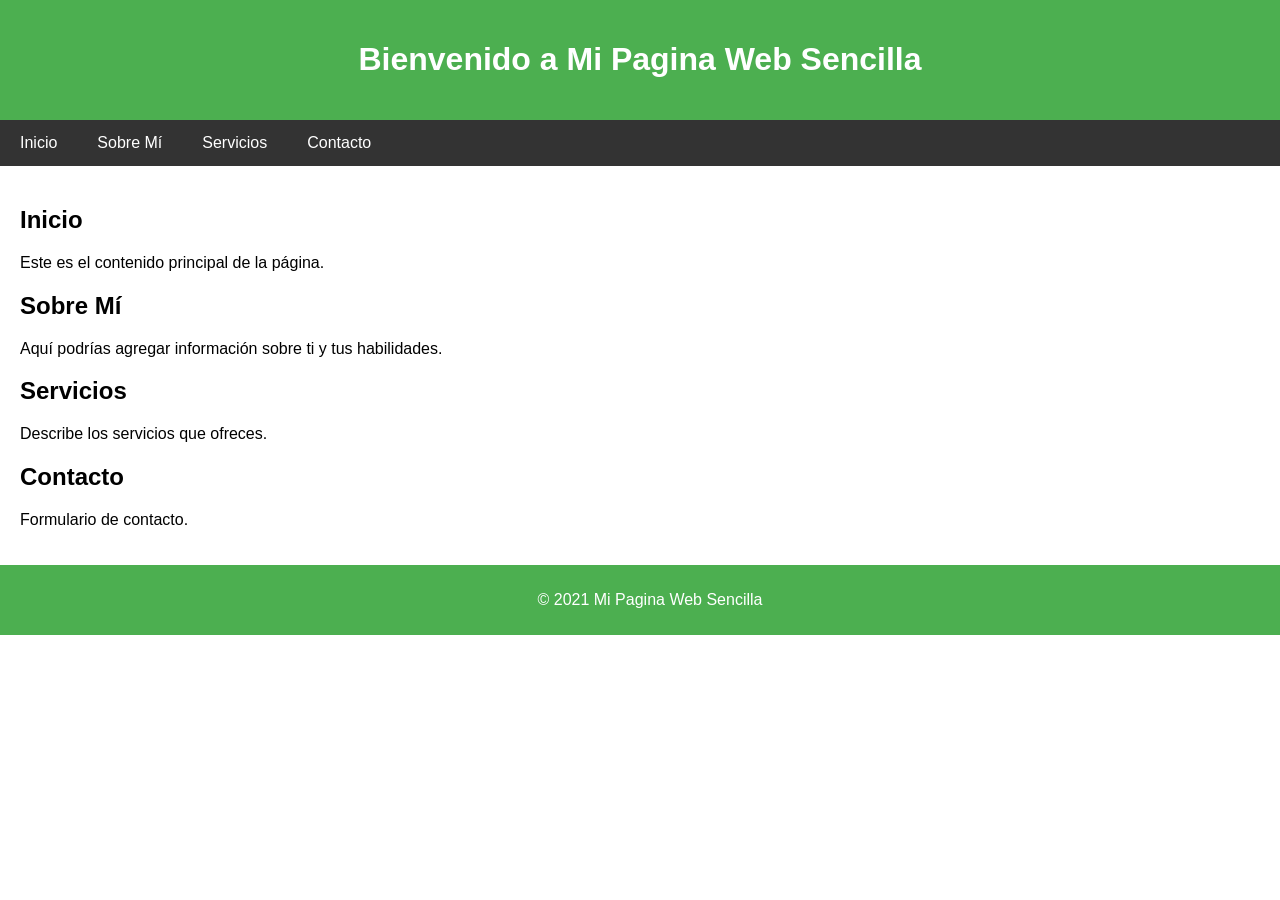
<file: index.html>
<!DOCTYPE html>
<html lang="es">
<head>
    <meta charset="UTF-8">
    <meta name="viewport" content="width=device-width, initial-scale=1.0">
    <title>Pagina Web Sencilla</title>
    <style>
        body {
            font-family: Arial, sans-serif;
            margin: 0;
            padding: 0;
        }
        header {
            background-color: #4CAF50;
            color: white;
            padding: 20px;
            text-align: center;
        }
        nav {
            background-color: #333;
            overflow: hidden;
        }
        nav a {
            float: left;
            display: block;
            color: white;
            text-align: center;
            padding: 14px 20px;
            text-decoration: none;
        }
        nav a:hover {
            background-color: #ddd;
            color: black;
        }
        main {
            padding: 20px;
        }
        footer {
            background-color: #4CAF50;
            color: white;
            text-align: center;
            padding: 10px;
            position: fixed;
            width: 100%;
        }
    </style>
</head>
<body>
    <header>
        <h1>Bienvenido a Mi Pagina Web Sencilla</h1>
    </header>
    <nav>
        <a href="#inicio">Inicio</a>
        <a href="#sobre-mi">Sobre Mí</a>
        <a href="#servicios">Servicios</a>
        <a href="#contacto">Contacto</a>
    </nav>
    <main>
        <h2>Inicio</h2>
        <p>Este es el contenido principal de la página.</p>
        <h2>Sobre Mí</h2>
        <p>Aquí podrías agregar información sobre ti y tus habilidades.</p>
        <h2>Servicios</h2>
        <p>Describe los servicios que ofreces.</p>
        <h2>Contacto</h2>
        <p>Formulario de contacto.</p>
    </main>
    <footer>
        <p>&copy; 2021 Mi Pagina Web Sencilla</p>
    </footer>
</body>
</html>
</file>
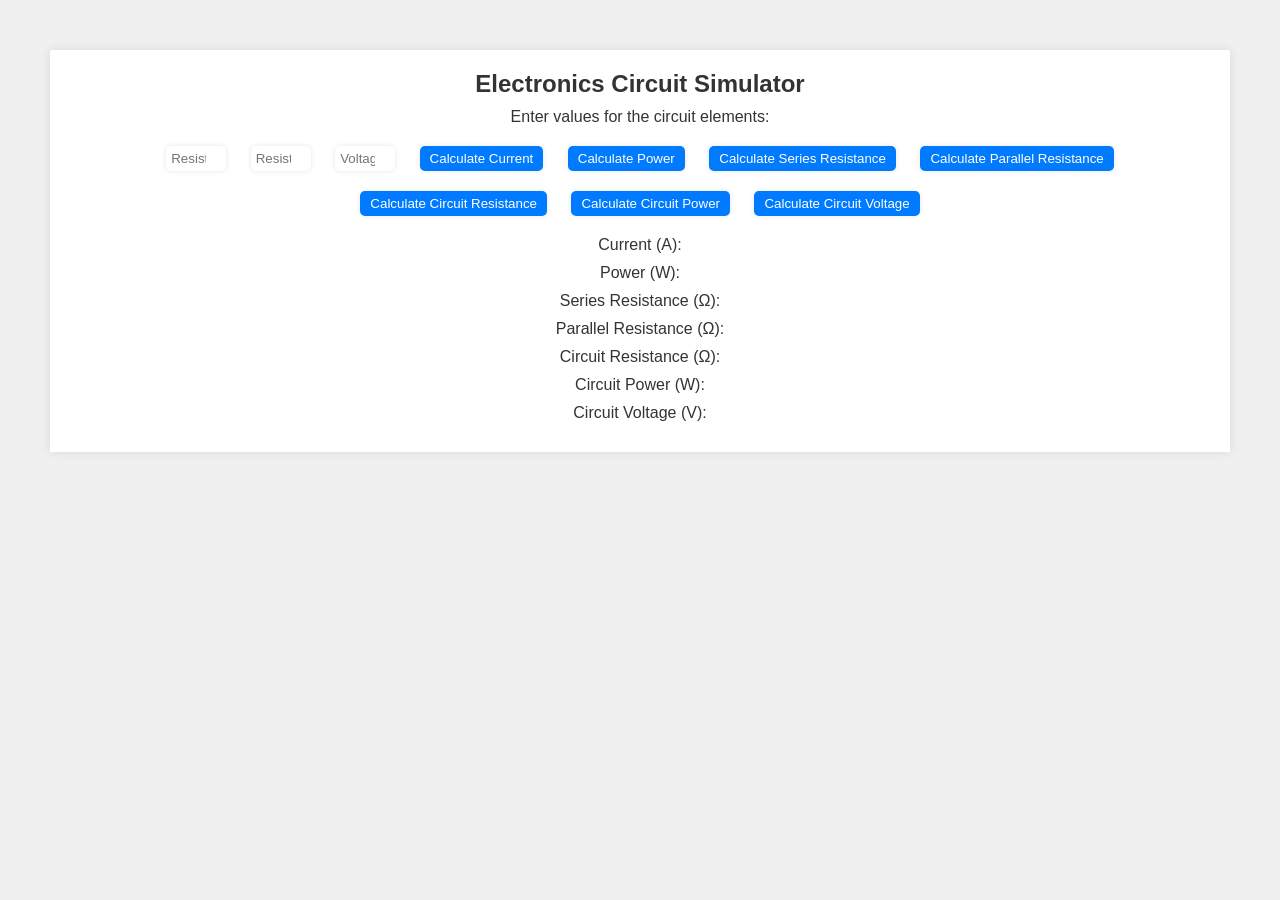
<file: Fisica.html>
<!DOCTYPE html>
<html>
<head>
  <title>Electronics Circuit Simulator</title>
  <style>
    body {
      font-family: Arial, sans-serif;
      margin: 50px;
      background-color: #f0f0f0;
      color: #333;
    }
    .simulator {
      text-align: center;
      background-color: #fff;
      padding: 20px;
      box-shadow: 0 0 10px rgba(0,0,0,0.1);
    }
    .simulator input[type="number"] {
      width: 50px;
      margin: 10px;
      padding: 5px;
      box-shadow: 0 0 5px rgba(0,0,0,0.1);
      border: none;
      border-radius: 5px;
    }
    .simulator button {
      margin: 10px;
      padding: 5px 10px;
      box-shadow: 0 0 5px rgba(0,0,0,0.1);
      border: none;
      border-radius: 5px;
      background-color: #007bff;
      color: #fff;
      cursor: pointer;
    }
    .simulator button:hover {
      background-color: #0056b3;
    }
    p {
      margin: 10px;
      font-size: 16px;
    }
    h1 {
      margin: 0;
      font-size: 24px;
      color: #333;
    }
  </style>
</head>
<body>
  <div class="simulator">
    <h1>Electronics Circuit Simulator</h1>
    <p>Enter values for the circuit elements:</p>
    <input type="number" id="resistor1" placeholder="Resistor 1 (Ω)">
    <input type="number" id="resistor2" placeholder="Resistor 2 (Ω)">
    <input type="number" id="voltage" placeholder="Voltage (V)">
    <button onclick="calculateCurrent()">Calculate Current</button>
    <button onclick="calculatePower()">Calculate Power</button>
    <button onclick="calculateSeriesResistor()">Calculate Series Resistance</button>
    <button onclick="calculateParallelResistor()">Calculate Parallel Resistance</button>
    <button onclick="calculateCircuitResistance()">Calculate Circuit Resistance</button>
    <button onclick="calculateCircuitPower()">Calculate Circuit Power</button>
    <button onclick="calculateCircuitVoltage()">Calculate Circuit Voltage</button>
    <p>Current (A): <span id="current"></span></p>
    <p>Power (W): <span id="power"></span></p>
    <p>Series Resistance (Ω): <span id="seriesResistance"></span></p>
    <p>Parallel Resistance (Ω): <span id="parallelResistance"></span></p>
    <p>Circuit Resistance (Ω): <span id="circuitResistance"></span></p>
    <p>Circuit Power (W): <span id="circuitPower"></span></p>
    <p>Circuit Voltage (V): <span id="circuitVoltage"></span></p>
  </div>

  <script>
    function calculateCurrent() {
      const resistance1 = document.getElementById("resistor1").value;
      const resistance2 = document.getElementById("resistor2").value;
      const voltage = document.getElementById("voltage").value;
      const totalResistance = resistance1 + resistance2;
      const current = voltage / totalResistance;
      document.getElementById("current").innerText = current.toFixed(2);
      document.getElementById("seriesResistance").innerText = totalResistance;
      document.getElementById("circuitPower").innerText = voltage * current;
      document.getElementById("circuitVoltage").innerText = voltage;
    }
    function calculatePower() {
      const current = document.getElementById("current").innerText;
      const voltage = document.getElementById("voltage").value;
      const power = voltage * current;
      document.getElementById("power").innerText = power.toFixed(2);
      document.getElementById("circuitPower").innerText = power.toFixed(2);
    }
    function calculateSeriesResistor() {
      const resistance1 = document.getElementById("resistor1").value;
      const resistance2 = document.getElementById("resistor2").value;
      const seriesResistance = resistance1 + resistance2;
      document.getElementById("seriesResistance").innerText = seriesResistance;
      document.getElementById("circuitResistance").innerText = seriesResistance;
    }
    function calculateParallelResistor() {
      const resistance1 = document.getElementById("resistor1").value;
      const resistance2 = document.getElementById("resistor2").value;
      const parallelResistance = (resistance1 * resistance2) / (resistance1 + resistance2);
      document.getElementById("parallelResistance").innerText = parallelResistance;
      document.getElementById("circuitResistance").innerText = parallelResistance;
    }
    function calculateCircuitResistance() {
      const totalResistance = document.getElementById("seriesResistance").innerText || document.getElementById("parallelResistance").innerText || 0;
      document.getElementById("circuitResistance").innerText = totalResistance;
    }
    function calculateCircuitPower() {
      const voltage = document.getElementById("voltage").value;
      const current = document.getElementById("current").innerText;
      const circuitPower = voltage * current;
      document.getElementById("circuitPower").innerText = circuitPower.toFixed(2);
    }
    function calculateCircuitVoltage() {
      const current = document.getElementById("current").innerText;
      const circuitResistance = document.getElementById("circuitResistance").innerText;
      const circuitVoltage = current * circuitResistance;
      document.getElementById("circuitVoltage").innerText = circuitVoltage.toFixed(2);
    }
  </script>
</body>
</html>
</file>
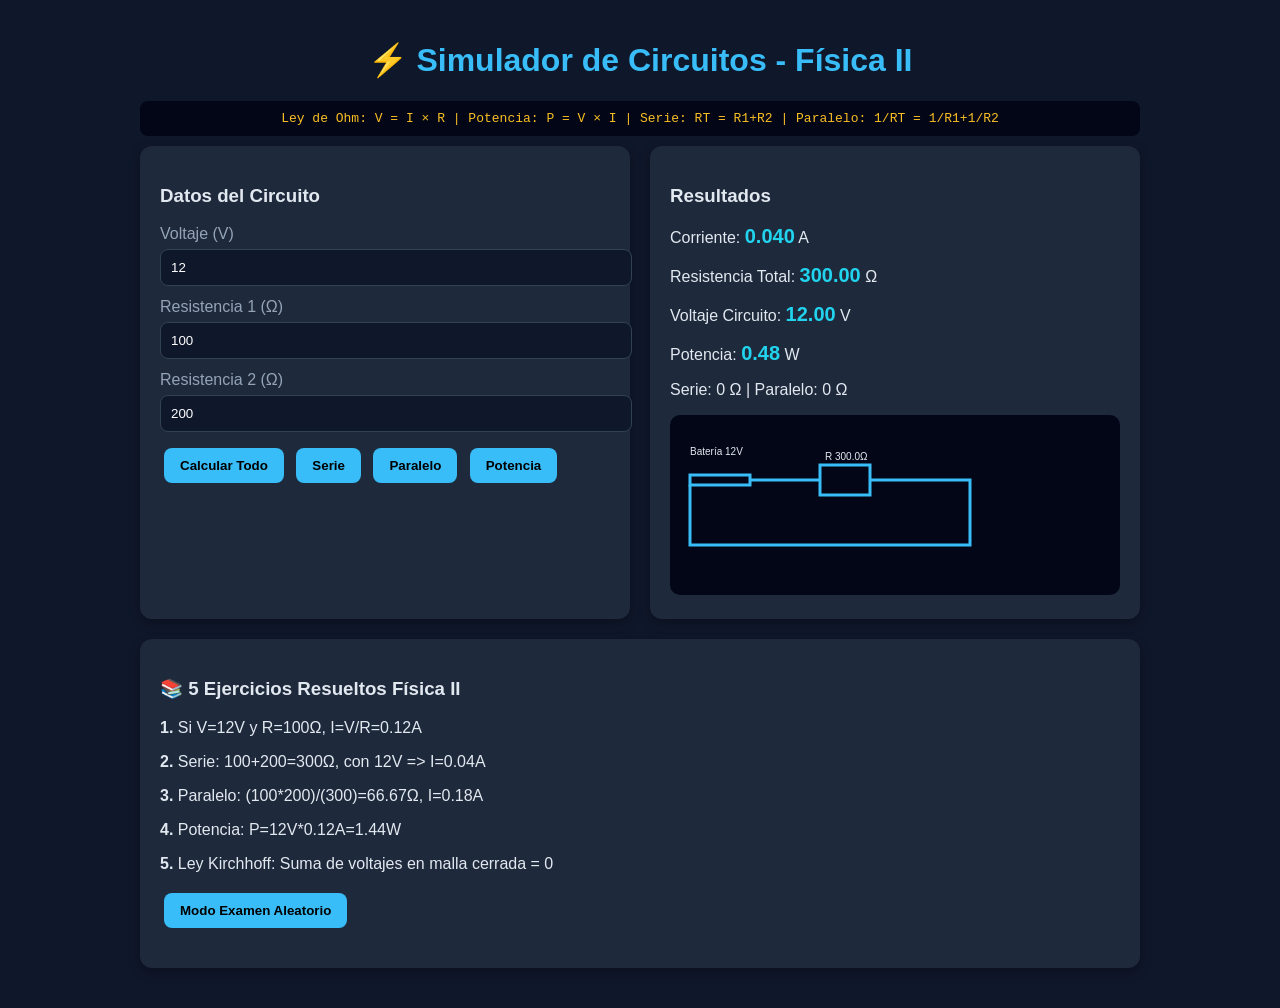
<file: Fisica_2.html>
<!DOCTYPE html>
<html lang="es">
<head>
<meta charset="UTF-8">
<meta name="viewport" content="width=device-width, initial-scale=1.0">
<title>Simulador Circuitos - Física II</title>
<style>
body{font-family:Segoe UI,sans-serif;background:#0f172a;color:#e2e8f0;margin:0;padding:20px}
.container{max-width:1000px;margin:auto}
h1{color:#38bdf8;text-align:center}
.card{background:#1e293b;padding:20px;border-radius:12px;margin-bottom:20px;box-shadow:0 4px 12px rgba(0,0,0,.3)}
label{color:#94a3b8} input{width:100%;padding:10px;margin:6px 0 12px;border-radius:8px;border:1px solid #334155;background:#0f172a;color:white}
button{background:#38bdf8;color:#000;border:0;padding:10px 16px;border-radius:8px;font-weight:bold;cursor:pointer;margin:4px}
button:hover{background:#0ea5e9}
.grid{display:grid;grid-template-columns:1fr 1fr;gap:20px}
.result{font-size:20px;font-weight:bold;color:#22d3ee}
canvas{background:#020617;border-radius:10px;width:100%;height:180px}
.formula{background:#020617;padding:10px;border-radius:8px;color:#fbbf24;font-family:monospace;text-align:center;margin:10px 0}
</style>
</head>
<body>
<div class="container">
<h1>⚡ Simulador de Circuitos - Física II</h1>

<div class="formula">Ley de Ohm: V = I × R | Potencia: P = V × I | Serie: RT = R1+R2 | Paralelo: 1/RT = 1/R1+1/R2</div>

<div class="grid">
<div class="card">
<h3>Datos del Circuito</h3>
<label>Voltaje (V)</label><input id="voltage" type="number" value="12">
<label>Resistencia 1 (Ω)</label><input id="resistor1" type="number" value="100">
<label>Resistencia 2 (Ω)</label><input id="resistor2" type="number" value="200">
<button onclick="calculateAll()">Calcular Todo</button>
<button onclick="calculateSeriesResistor()">Serie</button>
<button onclick="calculateParallelResistor()">Paralelo</button>
<button onclick="calculatePower()">Potencia</button>
</div>

<div class="card">
<h3>Resultados</h3>
<p>Corriente: <span id="current" class="result">0</span> A</p>
<p>Resistencia Total: <span id="circuitResistance" class="result">0</span> Ω</p>
<p>Voltaje Circuito: <span id="circuitVoltage" class="result">0</span> V</p>
<p>Potencia: <span id="circuitPower" class="result">0</span> W</p>
<p>Serie: <span id="seriesResistance">0</span> Ω | Paralelo: <span id="parallelResistance">0</span> Ω</p>
<canvas id="circuitCanvas"></canvas>
</div>
</div>

<div class="card">
<h3>📚 5 Ejercicios Resueltos Física II</h3>
<p><b>1.</b> Si V=12V y R=100Ω, I=V/R=0.12A</p>
<p><b>2.</b> Serie: 100+200=300Ω, con 12V => I=0.04A</p>
<p><b>3.</b> Paralelo: (100*200)/(300)=66.67Ω, I=0.18A</p>
<p><b>4.</b> Potencia: P=12V*0.12A=1.44W</p>
<p><b>5.</b> Ley Kirchhoff: Suma de voltajes en malla cerrada = 0</p>
<button onclick="modoExamen()">Modo Examen Aleatorio</button>
<p id="examen"></p>
</div>

</div>

<script>
function drawCircuit(rt){
 const c=document.getElementById('circuitCanvas'); const ctx=c.getContext('2d');
 c.width=c.offsetWidth; c.height=180;
 ctx.clearRect(0,0,c.width,c.height); ctx.strokeStyle='#38bdf8'; ctx.lineWidth=3;
 ctx.strokeRect(20,60,60,10); ctx.fillStyle='#e2e8f0'; ctx.fillText('Batería 12V',20,40);
 ctx.beginPath(); ctx.moveTo(80,65); ctx.lineTo(150,65); ctx.stroke();
 ctx.strokeRect(150,50,50,30); ctx.fillText('R '+rt+'Ω',155,45);
 ctx.beginPath(); ctx.moveTo(200,65); ctx.lineTo(300,65); ctx.lineTo(300,130); ctx.lineTo(20,130); ctx.lineTo(20,70); ctx.stroke();
}

function calculateCurrent(){
 const v=parseFloat(document.getElementById('voltage').value)||0;
 const r1=parseFloat(document.getElementById('resistor1').value)||0;
 const r2=parseFloat(document.getElementById('resistor2').value)||0;
 const total = r1+r2 || 100;
 const current = v/total;
 document.getElementById('current').innerText=current.toFixed(3);
 document.getElementById('circuitResistance').innerText=total.toFixed(2);
 document.getElementById('circuitVoltage').innerText=v.toFixed(2);
 drawCircuit(total.toFixed(1));
}
function calculatePower(){
 const v=parseFloat(document.getElementById('voltage').value)||0;
 const c=parseFloat(document.getElementById('current').innerText)||0;
 const power=v*c;
 document.getElementById('circuitPower').innerText=power.toFixed(2);
}
function calculateSeriesResistor(){
 const r1=parseFloat(document.getElementById('resistor1').value)||0;
 const r2=parseFloat(document.getElementById('resistor2').value)||0;
 const s=r1+r2;
 document.getElementById('seriesResistance').innerText=s.toFixed(2);
 document.getElementById('circuitResistance').innerText=s.toFixed(2);
 drawCircuit(s.toFixed(1));
}
function calculateParallelResistor(){
 const r1=parseFloat(document.getElementById('resistor1').value)||0;
 const r2=parseFloat(document.getElementById('resistor2').value)||1;
 const p=(r1*r2)/(r1+r2);
 document.getElementById('parallelResistance').innerText=p.toFixed(2);
 document.getElementById('circuitResistance').innerText=p.toFixed(2);
 drawCircuit(p.toFixed(1));
}
function calculateAll(){calculateCurrent(); calculatePower();}
function modoExamen(){
 const v=Math.floor(Math.random()*24)+1; const r=Math.floor(Math.random()*500)+10;
 document.getElementById('examen').innerText=`EXAMEN: Si V=${v}V y R=${r}Ω ¿Cuánto es I? Respuesta: ${(v/r).toFixed(3)} A (V/R)`;
}
calculateAll();
</script>
</body>
</html>
</file>
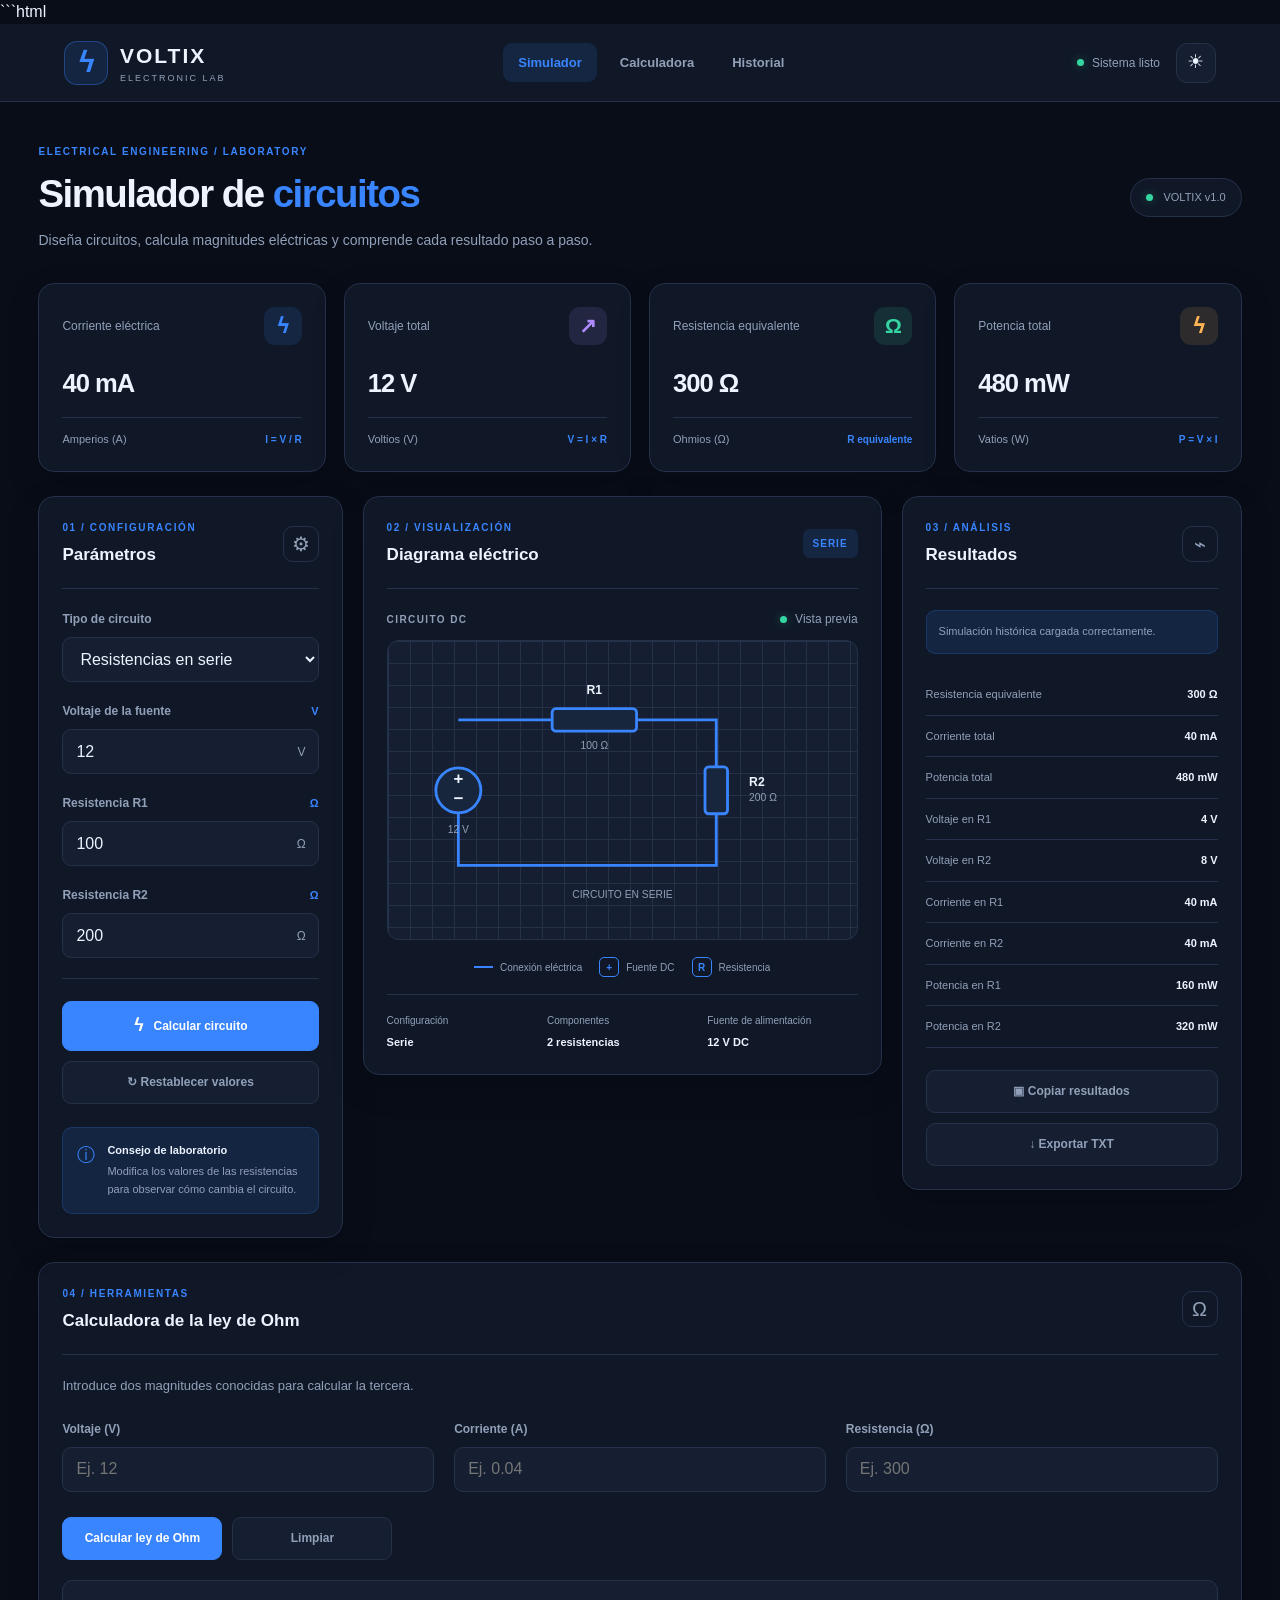
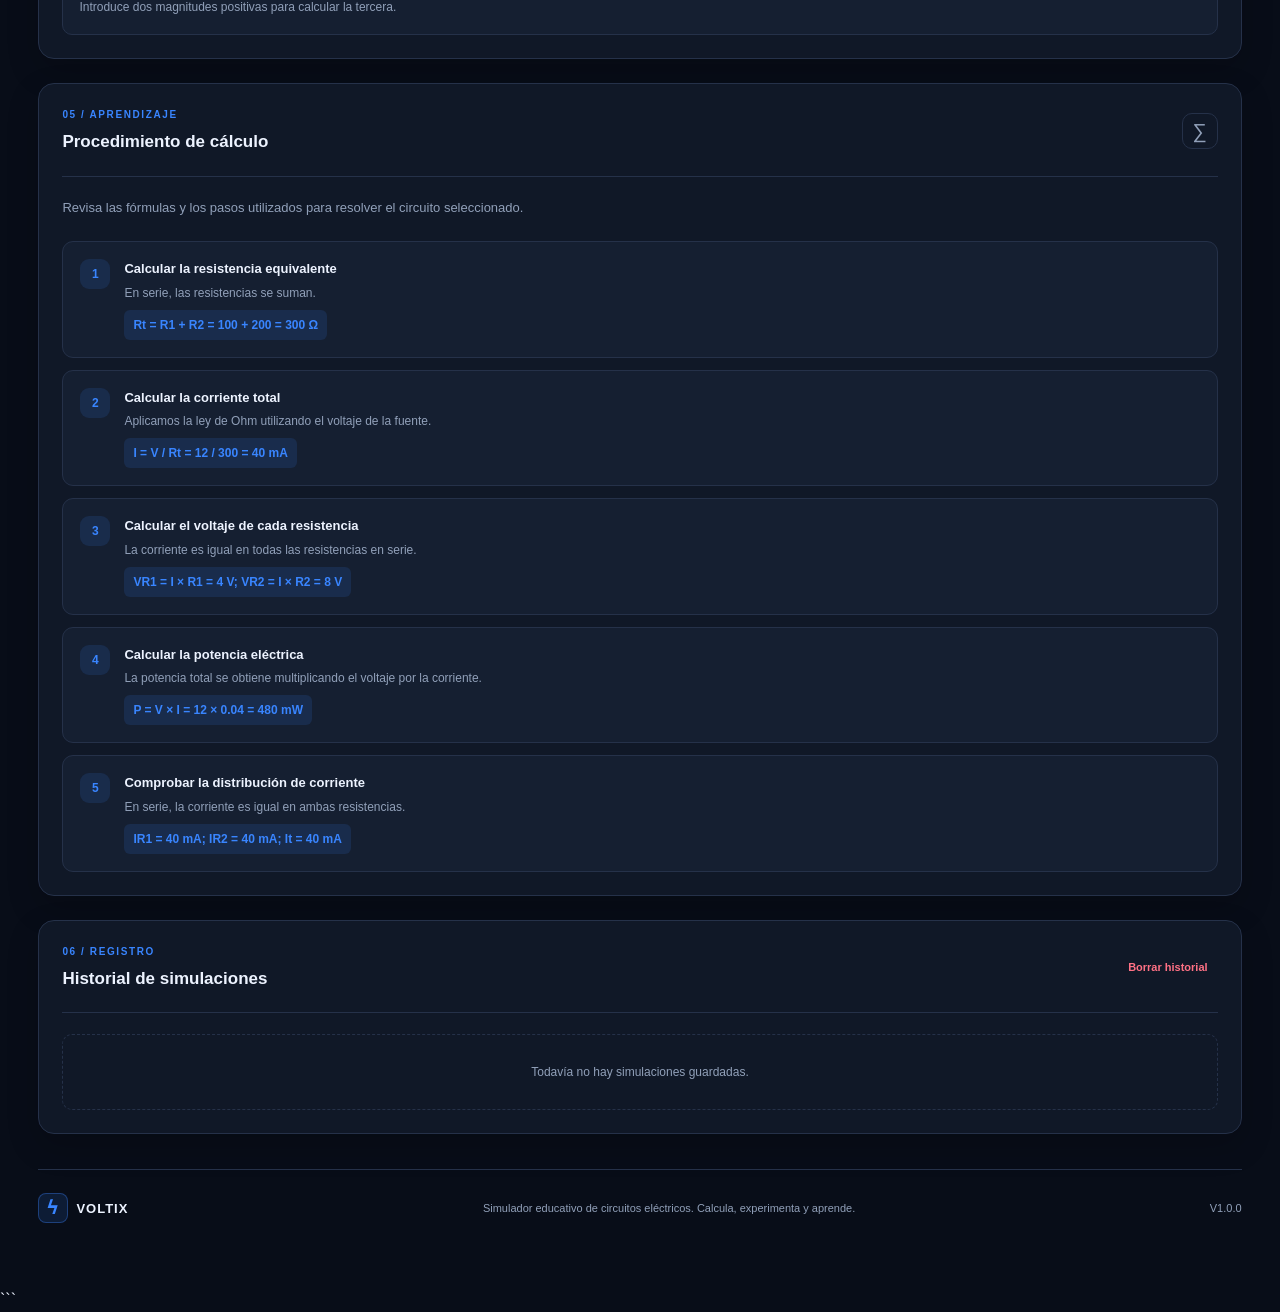
<file: proyectoo_fisica.html>
```html
<!DOCTYPE html>
<html lang="es">
<head>
    <meta charset="UTF-8">
    <meta name="viewport" content="width=device-width, initial-scale=1.0">

    <meta name="description"
          content="VOLTIX: simulador interactivo de circuitos eléctricos y calculadora de la ley de Ohm.">

    <title>VOLTIX | Electronic Circuit Simulator</title>

    <link rel="stylesheet" href="proyectoo_fisica.css">

    <script src="proyectoo_fisica.js" defer></script>
</head>

<body>

    <!-- BARRA SUPERIOR -->
    <header class="topbar">

        <a href="#" class="brand">
            <span class="brand-icon">ϟ</span>

            <span>
                <strong>VOLTIX</strong>
                <small>ELECTRONIC LAB</small>
            </span>
        </a>

        <nav class="navigation">
            <a href="#simulador" class="nav-link active">Simulador</a>
            <a href="#calculadora" class="nav-link">Calculadora</a>
            <a href="#historial" class="nav-link">Historial</a>
        </nav>

        <div class="header-actions">
            <span class="system-status">
                <span class="status-dot"></span>
                Sistema listo
            </span>

            <button id="themeButton"
                    class="icon-button"
                    type="button"
                    aria-label="Cambiar tema"
                    title="Cambiar tema">
                ☀
            </button>
        </div>

    </header>


    <!-- CONTENIDO PRINCIPAL -->
    <main class="container">

        <!-- ENCABEZADO -->
        <section class="welcome-section">

            <div>
                <div class="eyebrow">
                    ELECTRICAL ENGINEERING / LABORATORY
                </div>

                <h1>Simulador de <span>circuitos</span></h1>

                <p class="welcome-description">
                    Diseña circuitos, calcula magnitudes eléctricas
                    y comprende cada resultado paso a paso.
                </p>
            </div>

            <div class="version-badge">
                <span class="status-dot"></span>
                VOLTIX v1.0
            </div>

        </section>


        <!-- TARJETAS DE RESULTADOS -->
        <section class="metrics-grid" aria-label="Resultados eléctricos">

            <article class="metric-card">

                <div class="metric-header">
                    <span class="metric-label">Corriente eléctrica</span>
                    <span class="metric-icon blue">ϟ</span>
                </div>

                <div class="metric-value" id="metricCurrent">--</div>

                <div class="metric-footer">
                    <span class="metric-unit">Amperios (A)</span>
                    <span class="metric-tag">I = V / R</span>
                </div>

            </article>


            <article class="metric-card">

                <div class="metric-header">
                    <span class="metric-label">Voltaje total</span>
                    <span class="metric-icon purple">↗</span>
                </div>

                <div class="metric-value" id="metricVoltage">--</div>

                <div class="metric-footer">
                    <span class="metric-unit">Voltios (V)</span>
                    <span class="metric-tag">V = I × R</span>
                </div>

            </article>


            <article class="metric-card">

                <div class="metric-header">
                    <span class="metric-label">Resistencia equivalente</span>
                    <span class="metric-icon green">Ω</span>
                </div>

                <div class="metric-value" id="metricResistance">--</div>

                <div class="metric-footer">
                    <span class="metric-unit">Ohmios (Ω)</span>
                    <span class="metric-tag">R equivalente</span>
                </div>

            </article>


            <article class="metric-card">

                <div class="metric-header">
                    <span class="metric-label">Potencia total</span>
                    <span class="metric-icon orange">ϟ</span>
                </div>

                <div class="metric-value" id="metricPower">--</div>

                <div class="metric-footer">
                    <span class="metric-unit">Vatios (W)</span>
                    <span class="metric-tag">P = V × I</span>
                </div>

            </article>

        </section>


        <!-- SIMULADOR -->
        <section id="simulador" class="workspace">

            <!-- PANEL IZQUIERDO -->
            <aside class="panel configuration-panel">

                <div class="panel-heading">

                    <div>
                        <span class="section-number">01 / CONFIGURACIÓN</span>
                        <h2>Parámetros</h2>
                    </div>

                    <span class="heading-icon">⚙</span>

                </div>


                <form id="circuitForm">

                    <div class="form-group">

                        <label for="circuitType">Tipo de circuito</label>

                        <select id="circuitType">
                            <option value="series">Resistencias en serie</option>
                            <option value="parallel">Resistencias en paralelo</option>
                        </select>

                    </div>


                    <div class="form-group">

                        <label for="voltage">
                            Voltaje de la fuente
                            <span class="unit-label">V</span>
                        </label>

                        <div class="input-wrapper">
                            <input
                                type="number"
                                id="voltage"
                                min="0"
                                max="1000000"
                                step="any"
                                value="12"
                                required
                            >

                            <span class="input-unit">V</span>
                        </div>

                    </div>


                    <div class="form-group">

                        <label for="resistor1">
                            Resistencia R1
                            <span class="unit-label">Ω</span>
                        </label>

                        <div class="input-wrapper">
                            <input
                                type="number"
                                id="resistor1"
                                min="0.000001"
                                max="1000000000000"
                                step="any"
                                value="100"
                                required
                            >

                            <span class="input-unit">Ω</span>
                        </div>

                    </div>


                    <div class="form-group">

                        <label for="resistor2">
                            Resistencia R2
                            <span class="unit-label">Ω</span>
                        </label>

                        <div class="input-wrapper">
                            <input
                                type="number"
                                id="resistor2"
                                min="0.000001"
                                max="1000000000000"
                                step="any"
                                value="200"
                                required
                            >

                            <span class="input-unit">Ω</span>
                        </div>

                    </div>


                    <div class="divider"></div>


                    <button type="submit" class="primary-button">
                        <span>ϟ</span>
                        Calcular circuito
                    </button>

                    <button type="button" id="resetButton" class="secondary-button">
                        ↻ Restablecer valores
                    </button>

                </form>


                <div class="tip-box">

                    <span class="tip-icon">ⓘ</span>

                    <div>
                        <strong>Consejo de laboratorio</strong>

                        <p>
                            Modifica los valores de las resistencias
                            para observar cómo cambia el circuito.
                        </p>
                    </div>

                </div>

            </aside>


            <!-- PANEL CENTRAL -->
            <section class="panel circuit-panel">

                <div class="panel-heading">

                    <div>
                        <span class="section-number">02 / VISUALIZACIÓN</span>
                        <h2>Diagrama eléctrico</h2>
                    </div>

                    <span id="circuitBadge" class="circuit-badge">
                        SERIE
                    </span>

                </div>


                <div class="circuit-toolbar">

                    <span class="toolbar-label">
                        CIRCUITO DC
                    </span>

                    <span class="live-indicator">
                        <span class="status-dot"></span>
                        Vista previa
                    </span>

                </div>


                <div class="circuit-canvas" id="circuitCanvas">

                    <svg
                        id="circuitSvg"
                        viewBox="0 0 500 280"
                        role="img"
                        aria-label="Diagrama de un circuito eléctrico con una fuente de voltaje y dos resistencias"
                    >

                        <!-- Los componentes se dibujan con JavaScript -->

                    </svg>

                </div>


                <div class="circuit-legend">

                    <div>
                        <span class="legend-line"></span>
                        Conexión eléctrica
                    </div>

                    <div>
                        <span class="legend-source">+</span>
                        Fuente DC
                    </div>

                    <div>
                        <span class="legend-resistor">R</span>
                        Resistencia
                    </div>

                </div>


                <div class="circuit-info-grid">

                    <div class="circuit-info">

                        <span>Configuración</span>

                        <strong id="circuitTypeResult">
                            Serie
                        </strong>

                    </div>

                    <div class="circuit-info">

                        <span>Componentes</span>

                        <strong>2 resistencias</strong>

                    </div>

                    <div class="circuit-info">

                        <span>Fuente de alimentación</span>

                        <strong id="sourceResult">12 V DC</strong>

                    </div>

                </div>

            </section>


            <!-- PANEL DERECHO -->
            <aside class="panel results-panel">

                <div class="panel-heading">

                    <div>
                        <span class="section-number">03 / ANÁLISIS</span>
                        <h2>Resultados</h2>
                    </div>

                    <span class="heading-icon">⌁</span>

                </div>


                <div id="resultMessage" class="result-message">
                    Introduce los valores del circuito y pulsa
                    «Calcular circuito».
                </div>


                <div class="result-list">

                    <div class="result-row">

                        <span>Resistencia equivalente</span>

                        <strong id="equivalentResistance">--</strong>

                    </div>

                    <div class="result-row">

                        <span>Corriente total</span>

                        <strong id="totalCurrent">--</strong>

                    </div>

                    <div class="result-row">

                        <span>Potencia total</span>

                        <strong id="totalPower">--</strong>

                    </div>

                    <div class="result-row">

                        <span>Voltaje en R1</span>

                        <strong id="voltageR1">--</strong>

                    </div>

                    <div class="result-row">

                        <span>Voltaje en R2</span>

                        <strong id="voltageR2">--</strong>

                    </div>

                    <div class="result-row">

                        <span>Corriente en R1</span>

                        <strong id="currentR1">--</strong>

                    </div>

                    <div class="result-row">

                        <span>Corriente en R2</span>

                        <strong id="currentR2">--</strong>

                    </div>

                    <div class="result-row">

                        <span>Potencia en R1</span>

                        <strong id="powerR1">--</strong>

                    </div>

                    <div class="result-row">

                        <span>Potencia en R2</span>

                        <strong id="powerR2">--</strong>

                    </div>

                </div>


                <button id="copyButton" type="button" class="secondary-button">
                    ▣ Copiar resultados
                </button>

                <button id="exportButton" type="button" class="secondary-button">
                    ↓ Exportar TXT
                </button>

            </aside>

        </section>


        <!-- CALCULADORA DE OHM -->
        <section id="calculadora" class="panel ohm-panel">

            <div class="panel-heading">

                <div>
                    <span class="section-number">04 / HERRAMIENTAS</span>
                    <h2>Calculadora de la ley de Ohm</h2>
                </div>

                <span class="heading-icon">Ω</span>

            </div>


            <p class="section-description">
                Introduce dos magnitudes conocidas para calcular la tercera.
            </p>


            <div class="ohm-grid">

                <div class="form-group">

                    <label for="ohmVoltage">Voltaje (V)</label>

                    <input
                        type="number"
                        id="ohmVoltage"
                        min="0"
                        max="1000000"
                        step="any"
                        placeholder="Ej. 12"
                    >

                </div>


                <div class="form-group">

                    <label for="ohmCurrent">Corriente (A)</label>

                    <input
                        type="number"
                        id="ohmCurrent"
                        min="0"
                        max="1000000"
                        step="any"
                        placeholder="Ej. 0.04"
                    >

                </div>


                <div class="form-group">

                    <label for="ohmResistance">Resistencia (Ω)</label>

                    <input
                        type="number"
                        id="ohmResistance"
                        min="0"
                        max="1000000000000"
                        step="any"
                        placeholder="Ej. 300"
                    >

                </div>

            </div>


            <div class="ohm-actions">

                <button id="calculateOhm" class="primary-button" type="button">
                    Calcular ley de Ohm
                </button>

                <button id="clearOhm" class="secondary-button" type="button">
                    Limpiar
                </button>

            </div>


            <div id="ohmResult" class="ohm-result" aria-live="polite">
                Introduce dos magnitudes positivas para calcular la tercera.
            </div>

        </section>


        <!-- PROCEDIMIENTO -->
        <section class="panel procedure-panel">

            <div class="panel-heading">

                <div>
                    <span class="section-number">05 / APRENDIZAJE</span>
                    <h2>Procedimiento de cálculo</h2>
                </div>

                <span class="heading-icon">∑</span>

            </div>


            <p class="section-description">
                Revisa las fórmulas y los pasos utilizados para resolver
                el circuito seleccionado.
            </p>


            <div id="calculationSteps" class="calculation-steps">

                <div class="empty-state">
                    <span>∑</span>

                    <p>
                        Los pasos del cálculo aparecerán aquí después
                        de realizar una simulación.
                    </p>
                </div>

            </div>

        </section>


        <!-- HISTORIAL -->
        <section id="historial" class="panel history-panel">

            <div class="panel-heading">

                <div>
                    <span class="section-number">06 / REGISTRO</span>
                    <h2>Historial de simulaciones</h2>
                </div>

                <button id="clearHistory" class="text-button" type="button">
                    Borrar historial
                </button>

            </div>


            <div id="historyList" class="history-list">

                <div class="empty-history">
                    Todavía no hay simulaciones guardadas.
                </div>

            </div>

        </section>


        <!-- PIE DE PÁGINA -->
        <footer class="footer">

            <a href="#" class="footer-brand">
                <span class="brand-icon">ϟ</span>
                VOLTIX
            </a>

            <p>
                Simulador educativo de circuitos eléctricos.
                Calcula, experimenta y aprende.
            </p>

            <span class="footer-version">V1.0.0</span>

        </footer>

    </main>

</body>
</html>
```
</file>
<file: proyectoo_fisica.css>
/* ==========================================
   VOLTIX - ELECTRONIC CIRCUIT SIMULATOR
   ========================================== */

:root {
    --background: #080d18;
    --surface: #101827;
    --surface-light: #151f31;
    --surface-hover: #1b2940;

    --primary: #3985ff;
    --primary-hover: #2168df;
    --primary-soft: rgba(57, 133, 255, 0.13);

    --text: #edf3ff;
    --text-secondary: #91a0b9;
    --border: #253149;

    --green: #35d6a1;
    --purple: #ae8aff;
    --orange: #ffb454;
    --red: #ff7185;

    --shadow: 0 12px 32px rgba(0, 0, 0, 0.18);

    --radius: 16px;
}

* {
    box-sizing: border-box;
    margin: 0;
    padding: 0;
}

html {
    scroll-behavior: smooth;
    scroll-padding-top: 100px;
}

body {
    font-family: Inter, "Segoe UI", Arial, sans-serif;
    background: var(--background);
    color: var(--text);
    line-height: 1.5;
    min-height: 100vh;
    transition: background 0.25s, color 0.25s;
}

button,
input,
select {
    font: inherit;
}

button {
    cursor: pointer;
}

button:focus-visible,
input:focus-visible,
select:focus-visible,
a:focus-visible {
    outline: 2px solid var(--primary);
    outline-offset: 3px;
}

a {
    color: inherit;
    text-decoration: none;
}

button:disabled {
    opacity: 0.55;
    cursor: not-allowed;
}


/* ==========================================
   TEMA CLARO
   ========================================== */

body.light-theme {
    --background: #f2f5fb;
    --surface: #ffffff;
    --surface-light: #f5f8ff;
    --surface-hover: #e9effa;

    --primary: #2168df;
    --primary-hover: #1555c0;
    --primary-soft: rgba(33, 104, 223, 0.09);

    --text: #19263b;
    --text-secondary: #65748b;
    --border: #dce4f0;

    --green: #12845f;
    --purple: #7851cc;
    --orange: #b66b12;
    --red: #cc3d59;

    --shadow: 0 10px 28px rgba(32, 52, 88, 0.07);
}


/* ==========================================
   BARRA SUPERIOR
   ========================================== */

.topbar {
    min-height: 78px;
    padding: 14px 5%;
    display: flex;
    align-items: center;
    justify-content: space-between;
    gap: 24px;

    background: var(--surface);
    border-bottom: 1px solid var(--border);

    position: sticky;
    top: 0;
    z-index: 100;

    backdrop-filter: blur(16px);
}

.brand {
    display: flex;
    align-items: center;
    gap: 12px;
    flex-shrink: 0;
}

.brand-icon {
    display: grid;
    place-items: center;

    width: 44px;
    height: 44px;

    border-radius: 13px;
    background: var(--primary-soft);
    border: 1px solid rgba(57, 133, 255, 0.35);

    color: var(--primary);
    font-size: 28px;
    font-weight: 800;
}

.brand strong {
    display: block;
    font-size: 21px;
    letter-spacing: 2px;
}

.brand small {
    display: block;
    color: var(--text-secondary);
    font-size: 9px;
    letter-spacing: 2px;
}

.navigation {
    display: flex;
    align-items: center;
    gap: 8px;
}

.nav-link {
    padding: 10px 15px;
    color: var(--text-secondary);
    font-size: 13px;
    font-weight: 600;
    border-radius: 9px;
    transition: 0.2s;
}

.nav-link:hover,
.nav-link.active {
    background: var(--primary-soft);
    color: var(--primary);
}

.header-actions {
    display: flex;
    align-items: center;
    gap: 16px;
}

.system-status,
.live-indicator {
    display: flex;
    align-items: center;
    gap: 8px;
    color: var(--text-secondary);
    font-size: 12px;
}

.status-dot {
    width: 7px;
    height: 7px;
    display: inline-block;
    flex-shrink: 0;

    border-radius: 50%;
    background: var(--green);
    box-shadow: 0 0 10px rgba(53, 214, 161, 0.35);
}

.icon-button {
    width: 40px;
    height: 40px;

    border: 1px solid var(--border);
    border-radius: 11px;

    background: var(--surface-light);
    color: var(--text);

    font-size: 19px;
    transition: 0.2s;
}

.icon-button:hover {
    border-color: var(--primary);
    color: var(--primary);
}


/* ==========================================
   CONTENEDOR
   ========================================== */

.container {
    width: min(1600px, 94%);
    margin: 0 auto;
    padding: 42px 0;
}

.welcome-section {
    display: flex;
    justify-content: space-between;
    align-items: center;
    gap: 25px;
    margin-bottom: 32px;
}

.eyebrow,
.section-number {
    display: block;
    color: var(--primary);
    font-size: 10px;
    font-weight: 800;
    letter-spacing: 1.6px;
}

.eyebrow {
    margin-bottom: 12px;
}

.welcome-section h1 {
    font-size: clamp(28px, 3vw, 42px);
    font-weight: 750;
    letter-spacing: -1.5px;
    line-height: 1.2;
}

.welcome-section h1 span {
    color: var(--primary);
}

.welcome-description {
    max-width: 620px;
    margin-top: 13px;

    color: var(--text-secondary);
    font-size: 14px;
}

.version-badge {
    display: flex;
    align-items: center;
    gap: 10px;

    padding: 10px 15px;

    background: var(--surface);
    border: 1px solid var(--border);
    border-radius: 30px;

    color: var(--text-secondary);
    font-size: 11px;
    white-space: nowrap;
}


/* ==========================================
   TARJETAS DE MÉTRICAS
   ========================================== */

.metrics-grid {
    display: grid;
    grid-template-columns: repeat(4, minmax(0, 1fr));
    gap: 18px;
    margin-bottom: 24px;
}

.metric-card {
    padding: 23px;

    background: var(--surface);
    border: 1px solid var(--border);
    border-radius: var(--radius);

    box-shadow: var(--shadow);
    transition: transform 0.2s, border-color 0.2s;
}

.metric-card:hover {
    transform: translateY(-3px);
    border-color: var(--primary);
}

.metric-header {
    display: flex;
    justify-content: space-between;
    align-items: center;
    gap: 12px;
}

.metric-label {
    color: var(--text-secondary);
    font-size: 12px;
}

.metric-icon {
    width: 38px;
    height: 38px;

    display: grid;
    place-items: center;

    border-radius: 11px;
    font-size: 21px;
    font-weight: 700;
}

.metric-icon.blue {
    color: var(--primary);
    background: var(--primary-soft);
}

.metric-icon.purple {
    color: var(--purple);
    background: rgba(174, 138, 255, 0.12);
}

.metric-icon.green {
    color: var(--green);
    background: rgba(53, 214, 161, 0.12);
}

.metric-icon.orange {
    color: var(--orange);
    background: rgba(255, 180, 84, 0.12);
}

.metric-value {
    margin: 19px 0 15px;

    font-size: clamp(22px, 2vw, 30px);
    font-weight: 750;
    letter-spacing: -1px;

    overflow-wrap: anywhere;
}

.metric-footer {
    display: flex;
    align-items: center;
    justify-content: space-between;
    gap: 8px;

    padding-top: 13px;
    border-top: 1px solid var(--border);
}

.metric-unit {
    color: var(--text-secondary);
    font-size: 11px;
}

.metric-tag {
    color: var(--primary);
    font-size: 10px;
    font-weight: 700;
}


/* ==========================================
   PANELES
   ========================================== */

.workspace {
    display: grid;
    grid-template-columns: minmax(230px, 0.85fr)
                           minmax(300px, 1.45fr)
                           minmax(240px, 0.95fr);
    gap: 20px;
    align-items: start;
}

.panel {
    min-width: 0;
    padding: 23px;

    background: var(--surface);
    border: 1px solid var(--border);
    border-radius: var(--radius);

    box-shadow: var(--shadow);
}

.panel-heading {
    display: flex;
    justify-content: space-between;
    align-items: center;
    gap: 12px;

    padding-bottom: 21px;
    margin-bottom: 21px;

    border-bottom: 1px solid var(--border);
}

.panel-heading h2 {
    margin-top: 7px;
    font-size: 17px;
    font-weight: 700;
}

.heading-icon {
    display: grid;
    place-items: center;

    width: 36px;
    height: 36px;

    border: 1px solid var(--border);
    border-radius: 10px;

    color: var(--text-secondary);
    font-size: 20px;
}

.section-description {
    color: var(--text-secondary);
    font-size: 13px;
    margin-bottom: 24px;
}


/* ==========================================
   FORMULARIOS
   ========================================== */

.form-group {
    margin-bottom: 20px;
    min-width: 0;
}

.form-group label {
    display: flex;
    align-items: center;
    justify-content: space-between;
    gap: 10px;

    margin-bottom: 9px;

    color: var(--text-secondary);
    font-size: 12px;
    font-weight: 600;
}

.unit-label {
    color: var(--primary);
    font-size: 11px;
}

.form-group input,
.form-group select {
    width: 100%;
    min-width: 0;
    height: 45px;

    padding: 0 13px;

    color: var(--text);
    background: var(--surface-light);

    border: 1px solid var(--border);
    border-radius: 9px;

    outline: none;
    transition: border-color 0.2s, box-shadow 0.2s;
}

.form-group input:focus,
.form-group select:focus {
    border-color: var(--primary);
    box-shadow: 0 0 0 3px var(--primary-soft);
}

.form-group select {
    cursor: pointer;
}

.form-group option {
    background: var(--surface);
    color: var(--text);
}

.input-wrapper {
    position: relative;
}

.input-wrapper input {
    padding-right: 48px;
}

.input-unit {
    position: absolute;
    right: 13px;
    top: 50%;
    transform: translateY(-50%);

    color: var(--text-secondary);
    font-size: 12px;

    pointer-events: none;
}

.divider {
    height: 1px;
    margin: 8px 0 22px;
    background: var(--border);
}


/* ==========================================
   BOTONES
   ========================================== */

.primary-button,
.secondary-button {
    display: flex;
    justify-content: center;
    align-items: center;
    gap: 9px;

    width: 100%;
    min-height: 43px;

    padding: 11px 14px;
    margin-top: 10px;

    border-radius: 9px;
    font-size: 12px;
    font-weight: 700;

    transition: transform 0.2s, background 0.2s, border-color 0.2s;
}

.primary-button {
    background: var(--primary);
    color: #ffffff;
    border: 1px solid var(--primary);
}

.primary-button:hover {
    background: var(--primary-hover);
    transform: translateY(-1px);
}

.secondary-button {
    background: var(--surface-light);
    color: var(--text-secondary);
    border: 1px solid var(--border);
}

.secondary-button:hover {
    color: var(--text);
    border-color: var(--primary);
}

.primary-button span {
    font-size: 17px;
}

.text-button {
    padding: 8px 10px;

    border: none;
    background: transparent;

    color: var(--red);
    font-size: 11px;
    font-weight: 700;
}

.text-button:hover {
    text-decoration: underline;
}


/* ==========================================
   CONSEJO
   ========================================== */

.tip-box {
    display: flex;
    gap: 12px;

    margin-top: 23px;
    padding: 14px;

    background: var(--primary-soft);
    border: 1px solid rgba(57, 133, 255, 0.18);
    border-radius: 10px;
}

.tip-icon {
    color: var(--primary);
    font-size: 18px;
}

.tip-box strong {
    display: block;
    margin-bottom: 5px;
    font-size: 11px;
}

.tip-box p {
    color: var(--text-secondary);
    font-size: 11px;
    line-height: 1.6;
}


/* ==========================================
   DIAGRAMA
   ========================================== */

.circuit-badge {
    padding: 7px 10px;

    border-radius: 7px;
    background: var(--primary-soft);

    color: var(--primary);
    font-size: 10px;
    font-weight: 800;
    letter-spacing: 1px;
}

.circuit-toolbar {
    display: flex;
    align-items: center;
    justify-content: space-between;
    gap: 10px;
    margin-bottom: 12px;
}

.toolbar-label {
    color: var(--text-secondary);
    font-size: 10px;
    font-weight: 800;
    letter-spacing: 1.4px;
}

.circuit-canvas {
    min-height: 300px;
    display: grid;
    place-items: center;

    overflow: hidden;

    border: 1px solid var(--border);
    border-radius: 12px;

    background-color: var(--surface-light);

    background-image:
        linear-gradient(var(--border) 1px, transparent 1px),
        linear-gradient(90deg, var(--border) 1px, transparent 1px);

    background-size: 22px 22px;
}

.circuit-canvas svg {
    display: block;
    width: 100%;
    max-width: 520px;
    height: auto;
    overflow: visible;
}

.circuit-legend {
    display: flex;
    flex-wrap: wrap;
    justify-content: center;
    gap: 17px;

    padding: 17px 0;
    border-bottom: 1px solid var(--border);
}

.circuit-legend > div {
    display: flex;
    align-items: center;
    gap: 7px;

    color: var(--text-secondary);
    font-size: 10px;
}

.legend-line {
    width: 19px;
    height: 2px;
    background: var(--primary);
}

.legend-source,
.legend-resistor {
    display: grid;
    place-items: center;

    width: 20px;
    height: 20px;

    border: 1px solid var(--primary);
    border-radius: 5px;

    color: var(--primary);
    font-size: 10px;
    font-weight: 800;
}

.circuit-info-grid {
    display: grid;
    grid-template-columns: repeat(3, minmax(0, 1fr));
    gap: 10px;

    padding-top: 18px;
}

.circuit-info span {
    display: block;
    margin-bottom: 6px;

    color: var(--text-secondary);
    font-size: 10px;
}

.circuit-info strong {
    display: block;
    font-size: 11px;
    overflow-wrap: anywhere;
}


/* ==========================================
   RESULTADOS
   ========================================== */

.result-message {
    margin-bottom: 20px;
    padding: 12px;

    background: var(--primary-soft);
    border: 1px solid rgba(57, 133, 255, 0.18);
    border-radius: 9px;

    color: var(--text-secondary);
    font-size: 11px;
    line-height: 1.6;
}

.result-message.error {
    background: rgba(255, 113, 133, 0.09);
    border-color: rgba(255, 113, 133, 0.25);
    color: var(--red);
}

.result-list {
    margin-bottom: 22px;
}

.result-row {
    display: flex;
    justify-content: space-between;
    align-items: center;
    gap: 12px;

    padding: 12px 0;
    border-bottom: 1px solid var(--border);
}

.result-row span {
    color: var(--text-secondary);
    font-size: 11px;
}

.result-row strong {
    color: var(--text);
    font-size: 11px;
    text-align: right;
    overflow-wrap: anywhere;
}


/* ==========================================
   LEY DE OHM
   ========================================== */

.ohm-panel,
.procedure-panel,
.history-panel {
    margin-top: 24px;
}

.ohm-grid {
    display: grid;
    grid-template-columns: repeat(3, minmax(0, 1fr));
    gap: 20px;
}

.ohm-actions {
    display: flex;
    flex-wrap: wrap;
    gap: 10px;
    margin-top: 5px;
}

.ohm-actions button {
    width: auto;
    min-width: 160px;
    margin-top: 0;
}

.ohm-result {
    margin-top: 20px;
    padding: 16px;

    border: 1px solid var(--border);
    border-radius: 10px;

    background: var(--surface-light);
    color: var(--text-secondary);

    font-size: 12px;
    line-height: 1.8;
}

.ohm-result strong {
    color: var(--primary);
}


/* ==========================================
   PROCEDIMIENTO
   ========================================== */

.calculation-steps {
    display: grid;
    gap: 12px;
}

.step-card {
    display: flex;
    align-items: flex-start;
    gap: 14px;

    padding: 17px;

    background: var(--surface-light);
    border: 1px solid var(--border);
    border-radius: 11px;
}

.step-number {
    display: grid;
    place-items: center;

    width: 30px;
    height: 30px;
    flex-shrink: 0;

    border-radius: 9px;
    background: var(--primary-soft);

    color: var(--primary);
    font-size: 12px;
    font-weight: 800;
}

.step-content {
    min-width: 0;
}

.step-content h3 {
    margin-bottom: 5px;
    font-size: 13px;
}

.step-content p {
    color: var(--text-secondary);
    font-size: 12px;
    overflow-wrap: anywhere;
}

.step-formula {
    display: inline-block;
    margin-top: 8px;
    padding: 6px 9px;

    border-radius: 6px;
    background: var(--primary-soft);

    color: var(--primary);
    font-size: 12px;
    font-weight: 700;
}

.empty-state {
    padding: 35px 15px;
    text-align: center;
}

.empty-state > span {
    color: var(--primary);
    font-size: 38px;
}

.empty-state p {
    margin-top: 10px;
    color: var(--text-secondary);
    font-size: 13px;
}


/* ==========================================
   HISTORIAL
   ========================================== */

.history-list {
    display: grid;
    gap: 12px;
}

.empty-history {
    padding: 28px 12px;

    border: 1px dashed var(--border);
    border-radius: 10px;

    color: var(--text-secondary);
    text-align: center;
    font-size: 12px;
}

.history-item {
    display: flex;
    align-items: center;
    justify-content: space-between;
    gap: 16px;

    padding: 15px;

    background: var(--surface-light);
    border: 1px solid var(--border);
    border-radius: 10px;
}

.history-item h3 {
    margin-bottom: 5px;
    font-size: 12px;
}

.history-item p {
    color: var(--text-secondary);
    font-size: 11px;
}

.history-values {
    text-align: right;
}

.history-values strong {
    display: block;
    color: var(--primary);
    font-size: 12px;
}

.history-values span {
    color: var(--text-secondary);
    font-size: 10px;
}


/* ==========================================
   PIE DE PÁGINA
   ========================================== */

.footer {
    display: flex;
    align-items: center;
    justify-content: space-between;
    flex-wrap: wrap;
    gap: 15px;

    margin-top: 35px;
    padding: 23px 0;

    border-top: 1px solid var(--border);
}

.footer-brand {
    display: flex;
    align-items: center;
    gap: 8px;

    font-size: 13px;
    font-weight: 800;
    letter-spacing: 1px;
}

.footer-brand .brand-icon {
    width: 30px;
    height: 30px;
    font-size: 19px;
    border-radius: 8px;
}

.footer p,
.footer-version {
    color: var(--text-secondary);
    font-size: 11px;
}


/* ==========================================
   RESPONSIVE
   ========================================== */

@media (max-width: 1250px) {

    .workspace {
        grid-template-columns: minmax(230px, 0.8fr)
                               minmax(300px, 1.4fr);
    }

    .results-panel {
        grid-column: 1 / -1;
    }

    .results-panel .result-list {
        display: grid;
        grid-template-columns: repeat(3, minmax(0, 1fr));
        gap: 0 22px;
    }

    .results-panel .result-message {
        margin-bottom: 12px;
    }

    .results-panel .secondary-button {
        display: inline-flex;
        width: calc(50% - 7px);
        margin-right: 7px;
    }
}


@media (max-width: 850px) {

    .topbar {
        flex-wrap: wrap;
        gap: 14px;
        padding: 14px 4%;
    }

    .navigation {
        order: 3;
        width: 100%;
        overflow-x: auto;
    }

    .nav-link {
        white-space: nowrap;
    }

    .container {
        width: 92%;
        padding-top: 30px;
    }

    .metrics-grid {
        grid-template-columns: repeat(2, minmax(0, 1fr));
    }

    .workspace {
        grid-template-columns: 1fr;
    }

    .results-panel {
        grid-column: auto;
    }

    .results-panel .result-list {
        grid-template-columns: repeat(2, minmax(0, 1fr));
    }

    .ohm-grid {
        grid-template-columns: 1fr;
        gap: 0;
    }
}


@media (max-width: 520px) {

    .header-actions {
        gap: 9px;
    }

    .system-status {
        font-size: 10px;
    }

    .brand strong {
        font-size: 18px;
    }

    .brand small {
        font-size: 8px;
    }

    .welcome-section {
        align-items: flex-start;
        flex-direction: column;
    }

    .welcome-section h1 {
        font-size: 30px;
    }

    .metrics-grid {
        gap: 10px;
    }

    .metric-card {
        padding: 14px;
    }

    .metric-label {
        font-size: 10px;
    }

    .metric-value {
        font-size: 24px;
    }

    .metric-footer {
        align-items: flex-start;
        flex-direction: column;
    }

    .panel {
        padding: 17px;
    }

    .circuit-canvas {
        min-height: 240px;
    }

    .circuit-info-grid {
        grid-template-columns: 1fr;
        gap: 14px;
    }

    .results-panel .result-list {
        grid-template-columns: 1fr;
    }

    .results-panel .secondary-button {
        width: 100%;
        margin-right: 0;
    }

    .ohm-actions {
        flex-direction: column;
    }

    .ohm-actions button {
        width: 100%;
    }

    .history-item {
        align-items: flex-start;
        flex-direction: column;
    }

    .history-values {
        text-align: left;
    }

    .footer {
        align-items: flex-start;
        flex-direction: column;
    }
}
</file>
